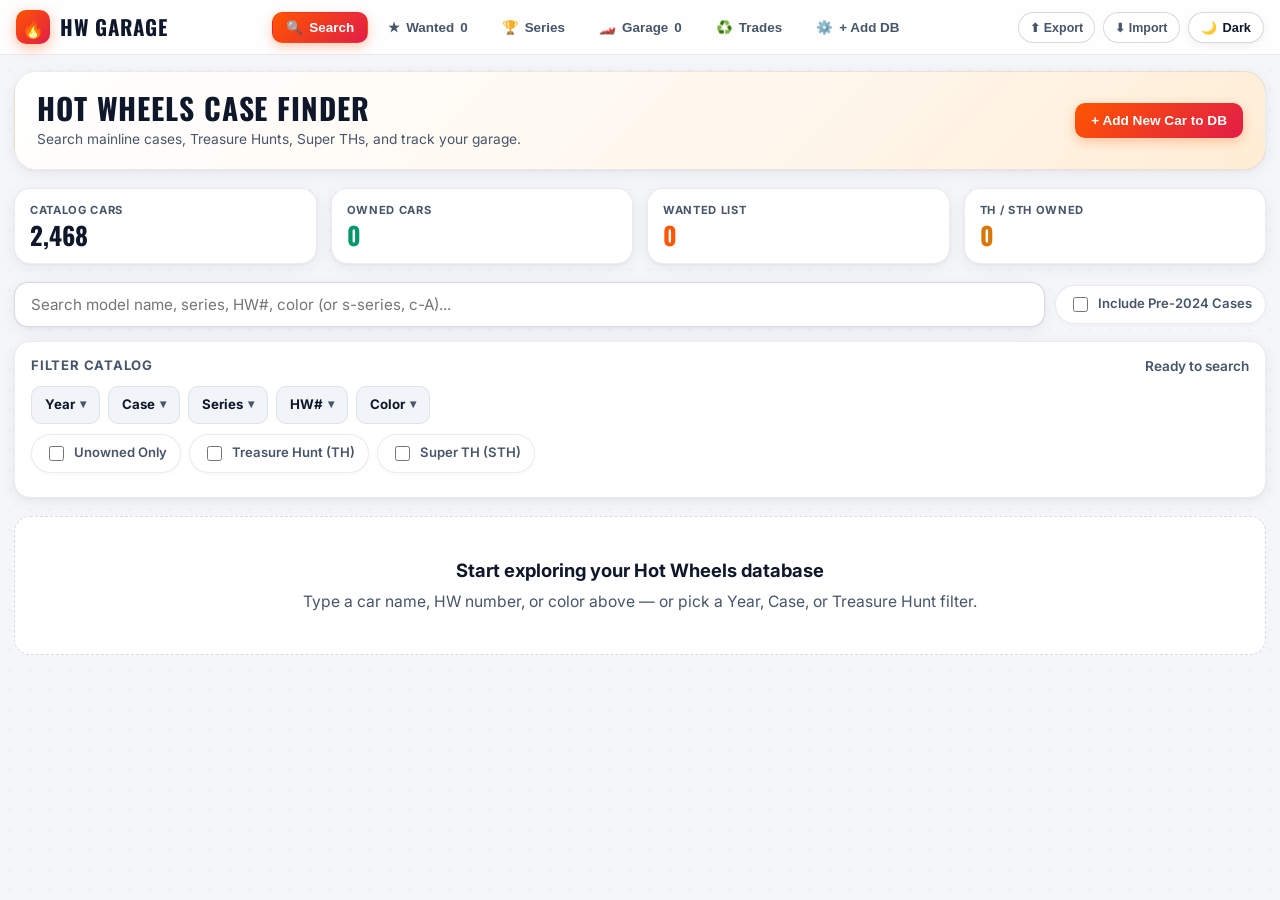
<file: index.html>
<!DOCTYPE html>
<html lang="en">
<head>
  <meta charset="UTF-8">
  <meta name="viewport" content="width=device-width, initial-scale=1.0">
  <title>Hot Wheels Garage — Case Finder & Collection</title>
  <link rel="stylesheet" href="style.css">
  <link rel="manifest" href="manifest.json">
</head>
<body>
  <nav class="menu-bar"></nav>

  <div class="container">
    <div class="page-header">
      <div>
        <h1>Hot Wheels Case Finder</h1>
        <p class="page-subtitle">Search mainline cases, Treasure Hunts, Super THs, and track your garage.</p>
      </div>
      <div style="display:flex; gap:8px; flex-wrap:wrap;">
        <button id="quickAddCarRedirect" class="action-btn" onclick="window.location.href='admin-cars.html'">+ Add New Car to DB</button>
      </div>
    </div>

    <div class="stats-strip" id="dashboardStats">
      <div class="stat-card">
        <span class="stat-label">Catalog Cars</span>
        <span class="stat-value" id="statTotalDb">—</span>
      </div>
      <div class="stat-card accent-emerald">
        <span class="stat-label">Owned Cars</span>
        <span class="stat-value" id="statOwned">0</span>
      </div>
      <div class="stat-card accent-orange">
        <span class="stat-label">Wanted List</span>
        <span class="stat-value" id="statWanted">0</span>
      </div>
      <div class="stat-card accent-gold">
        <span class="stat-label">TH / STH Owned</span>
        <span class="stat-value" id="statHunts">0</span>
      </div>
    </div>

    <div class="search-controls-row">
      <div class="search-wrapper">
        <input type="text" id="searchBar" placeholder="Search model name, series, HW#, color (or s-series, c-A)...">
        <span id="clearSearch" class="clear-btn">&times;</span>
      </div>

      <label class="checkbox-pill">
        <input type="checkbox" id="searchOldCases">
        <span>Include Pre-2024 Cases</span>
      </label>

      <button id="resetAllFiltersBtn" class="action-btn secondary" type="button" style="display:none;">Reset Filters</button>
    </div>

    <div id="filterContainer">
      <div class="filter-header-row">
        <h3>Filter Catalog</h3>
        <span id="resultsCountLabel" style="font-size:0.85rem; color:var(--text-secondary); font-weight:600;"></span>
      </div>

      <div class="FilterBox">
        <div id="yearFilterContainer" class="custom-dropdown-container">
          <label class="dropdown-label" for="toggle-year">Year</label>
          <input type="checkbox" id="toggle-year" class="dropdown-toggle" hidden>
          <div class="dropdown-content"></div>
        </div>

        <div id="caseLetterFilterContainer" class="custom-dropdown-container">
          <label class="dropdown-label" for="toggle-case">Case</label>
          <input type="checkbox" id="toggle-case" class="dropdown-toggle" hidden>
          <div class="dropdown-content"></div>
        </div>

        <div id="seriesFilterContainer" class="custom-dropdown-container">
          <label class="dropdown-label" for="toggle-series">Series</label>
          <input type="checkbox" id="toggle-series" class="dropdown-toggle" hidden>
          <div class="dropdown-content"></div>
        </div>

        <div id="hwNumberFilterContainer" class="custom-dropdown-container">
          <label class="dropdown-label" for="toggle-hwnum">HW#</label>
          <input type="checkbox" id="toggle-hwnum" class="dropdown-toggle" hidden>
          <div class="dropdown-content"></div>
        </div>

        <div id="colorFilterContainer" class="custom-dropdown-container">
          <label class="dropdown-label" for="toggle-color">Color</label>
          <input type="checkbox" id="toggle-color" class="dropdown-toggle" hidden>
          <div class="dropdown-content"></div>
        </div>
      </div>

      <div class="filter-toggles-row">
        <label class="checkbox-pill">
          <input type="checkbox" id="unownedOnlyCheckbox">
          <span>Unowned Only</span>
        </label>
        <label class="checkbox-pill">
          <input type="checkbox" id="thCheckbox">
          <span>Treasure Hunt (TH)</span>
        </label>
        <label class="checkbox-pill">
          <input type="checkbox" id="sthCheckbox">
          <span>Super TH (STH)</span>
        </label>
        <div id="dudsCheckboxWrapper" style="display: none;">
          <label class="checkbox-pill">
            <input type="checkbox" id="showDudsCheckbox">
            <span>Show Regular Duds</span>
          </label>
        </div>
      </div>

      <div id="activeFiltersBar" class="filter-chips-display"></div>
    </div>

    <div id="results" class="results-grid"></div>

    <div id="popup" class="popup">
      <div class="popup-content">
        <span id="popupClose" class="popup-close">&times;</span>
        <div id="details"></div>
      </div>
    </div>
  </div>

  <script src="utils.js"></script>
  <script src="nav.js"></script>
  <script src="script.js?v=20"></script>
  <script src="popup.js"></script>
</body>
</html>
</file>
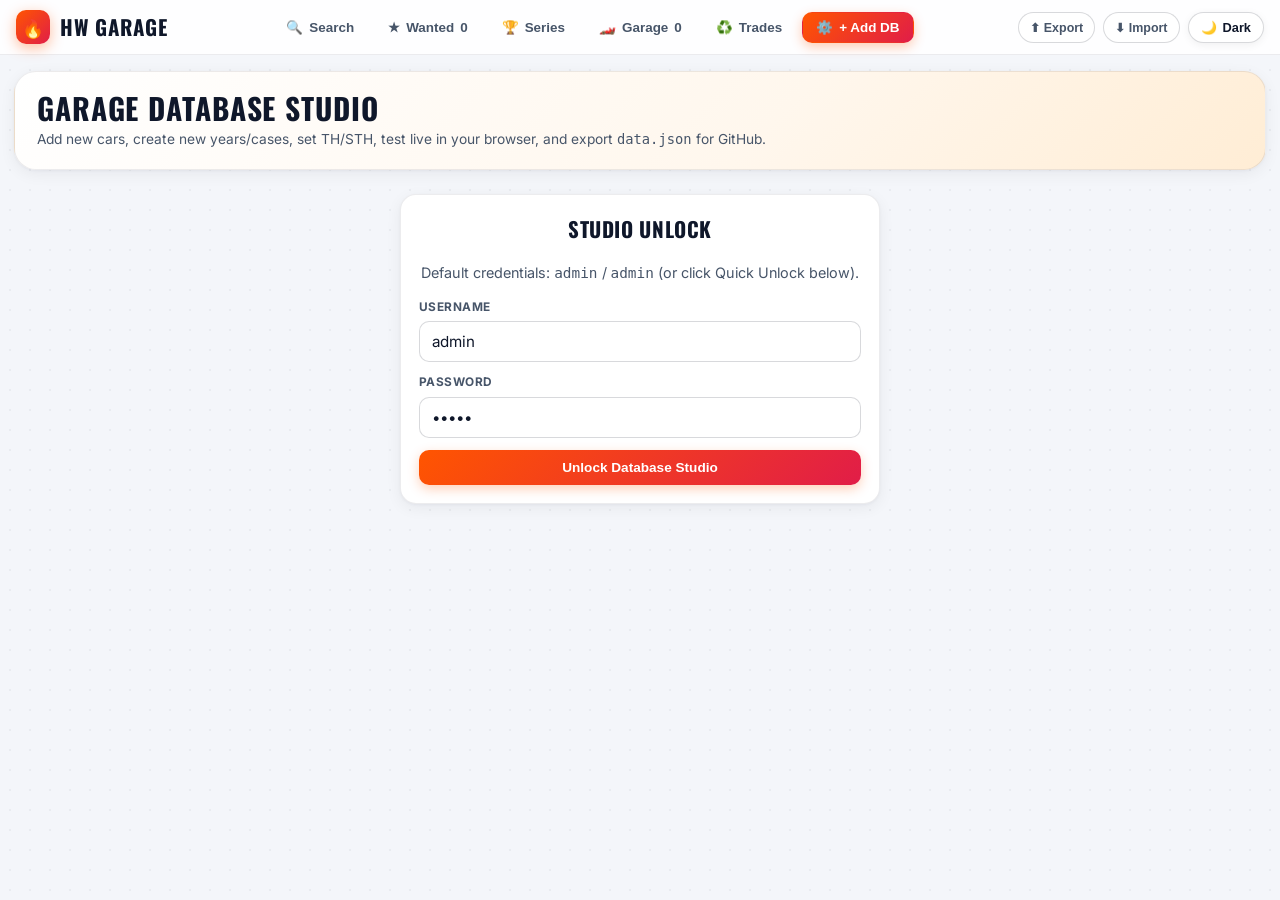
<file: admin-cars.html>
<!DOCTYPE html>
<html lang="en">
<head>
  <meta charset="UTF-8" />
  <meta name="viewport" content="width=device-width, initial-scale=1.0" />
  <title>Garage Database Studio — Add & Edit Cars</title>
  <link rel="stylesheet" href="style.css" />
</head>
<body>
  <nav class="menu-bar"></nav>

  <div class="container">
    <div class="page-header">
      <div>
        <h1>Garage Database Studio</h1>
        <p class="page-subtitle">Add new cars, create new years/cases, set TH/STH, test live in your browser, and export <code>data.json</code> for GitHub.</p>
      </div>
      <div id="adminTopActions" style="display:none; gap:10px; flex-wrap:wrap;">
        <button id="exportBtnAdmin" class="action-btn" type="button">⬇ Download data.json</button>
        <button id="resetOverrideBtn" class="action-btn danger" type="button" title="Discard local browser edits and reload GitHub data.json">Reset Local Edits</button>
      </div>
    </div>

    <div id="loginView" class="admin-panel-card" style="max-width: 480px; margin: 24px auto;">
      <h2 style="text-align:center;">Studio Unlock</h2>
      <p style="text-align:center; color:var(--text-secondary); font-size:0.9rem;">Default credentials: <code>admin</code> / <code>admin</code> (or click Quick Unlock below).</p>

      <div style="display:flex; flex-direction:column; gap:12px;">
        <div class="form-group">
          <label>Username</label>
          <input id="adminUser" type="text" value="admin" />
        </div>
        <div class="form-group">
          <label>Password</label>
          <input id="adminPass" type="password" value="admin" />
        </div>

        <button id="loginBtn" class="action-btn" type="button">Unlock Database Studio</button>
        <div id="loginError" style="color:#fda4af; display:none; text-align:center; font-weight:600;"></div>
      </div>
    </div>

    <div id="adminView" style="display:none;">
      <!-- LIVE STATUS BANNER -->
      <div id="overrideStatusBanner" class="admin-panel-card" style="border-color: rgba(16, 185, 129, 0.45); background: rgba(16, 185, 129, 0.08); display:flex; justify-content:space-between; align-items:center; flex-wrap:wrap; gap:12px;">
        <div>
          <strong style="color:#6ee7b7;">● Live Browser Sync Active:</strong>
          <span style="color:var(--text-secondary); font-size:0.9rem;">Every car you add or edit is saved automatically in your browser so you can search &amp; mark it Owned immediately. Click <strong>Download data.json</strong> when ready to push to GitHub.</span>
        </div>
      </div>

      <!-- STEP 1: QUICK ADD NEW CAR FORM -->
      <div class="admin-panel-card" style="border-color: rgba(255, 85, 0, 0.4);">
        <div style="display:flex; justify-content:space-between; align-items:center; flex-wrap:wrap; gap:10px; margin-bottom:14px;">
          <h2 style="margin:0;">+ Quick Add Car to Database</h2>
          <span style="font-size:0.82rem; color:var(--text-secondary);">Creates the Year &amp; Case automatically if they don't exist yet</span>
        </div>

        <form id="quickAddForm" class="admin-grid-form">
          <div class="form-group">
            <label>Year *</label>
            <input id="newCarYear" type="text" placeholder="e.g. 2026 or 2027" required />
          </div>
          <div class="form-group">
            <label>Case Letter *</label>
            <input id="newCarCase" type="text" placeholder="e.g. A, B, C, H..." maxlength="4" required />
          </div>
          <div class="form-group">
            <label>Car Name *</label>
            <input id="newCarName" type="text" placeholder="e.g. '71 Datsun 510" required />
          </div>
          <div class="form-group">
            <label>Series</label>
            <input id="newCarSeries" type="text" placeholder="e.g. HW J-Imports" />
          </div>
          <div class="form-group">
            <label>Series # (e.g. 3/10)</label>
            <input id="newCarSeriesNum" type="text" placeholder="e.g. 3/10" />
          </div>
          <div class="form-group">
            <label>HW Number (e.g. 142)</label>
            <input id="newCarHwNum" type="text" placeholder="e.g. 142" />
          </div>
          <div class="form-group">
            <label>Color</label>
            <input id="newCarColor" type="text" placeholder="e.g. Spectraflame Red" />
          </div>
          <div class="form-group">
            <label>Hunt Type</label>
            <select id="newCarHuntType" class="select-btn">
              <option value="none">Regular Mainline</option>
              <option value="th">Treasure Hunt (TH)</option>
              <option value="sth">Super Treasure Hunt (STH)</option>
            </select>
          </div>
          <div class="form-group" style="grid-column: 1 / -1;">
            <label>Car Photo (Upload Image OR Paste Image Path / URL)</label>
            <div style="display:flex; flex-wrap:wrap; gap:10px; align-items:center;">
              <input id="newCarImagePath" type="text" placeholder="images/MyCar2026A.jpg (or leave blank to use uploaded file)" style="flex:1 1 260px;" />
              <input id="newCarImageFile" type="file" accept="image/*" style="flex:1 1 220px; color:var(--text-secondary);" />
            </div>
          </div>
          <div style="grid-column: 1 / -1; display:flex; gap:10px; flex-wrap:wrap; margin-top:4px;">
            <button type="submit" class="action-btn">+ Add Car to Database Now</button>
          </div>
        </form>
      </div>

      <!-- STEP 2: BROWSE & EDIT EXISTING YEAR / CASE -->
      <div class="admin-panel-card">
        <h2>Browse &amp; Edit Existing Cases</h2>
        <div style="display:flex; flex-wrap:wrap; gap:12px; align-items:flex-end; margin-bottom: 16px;">
          <div class="form-group" style="flex: 1 1 180px;">
            <label>Year</label>
            <select id="yearSelect" class="select-btn"></select>
          </div>

          <div class="form-group" style="flex: 1 1 180px;">
            <label>Case Letter</label>
            <select id="caseSelect" class="select-btn"></select>
          </div>

          <div class="form-group" style="flex: 2 1 260px;">
            <label>Filter cars in this case</label>
            <input id="caseSearch" type="text" placeholder="Search name, HW#, color, series..." />
          </div>
        </div>

        <div id="thSthCard" style="background:var(--bg-card); border:1px solid var(--border-subtle); border-radius:var(--radius-md); padding:16px; margin-bottom: 18px;">
          <h3 style="margin-top:0; font-size:1rem; text-transform:uppercase; color:var(--hw-gold);">Case Treasure Hunt &amp; Super TH Assignment</h3>
          <div style="display:flex; flex-wrap:wrap; gap:14px; align-items:flex-end;">
            <div class="form-group" style="flex:1 1 240px;">
              <label>Treasure Hunt (TH)</label>
              <select id="thSelect" class="select-btn"></select>
              <img id="thPreview" src="images/images-coming-soon.png" alt="TH preview" style="width:100%; height:80px; object-fit:contain; border-radius:8px; background:#fff; padding:4px; margin-top:6px;" />
            </div>
            <div class="form-group" style="flex:1 1 240px;">
              <label>Super Treasure Hunt (STH)</label>
              <select id="sthSelect" class="select-btn"></select>
              <img id="sthPreview" src="images/images-coming-soon.png" alt="STH preview" style="width:100%; height:80px; object-fit:contain; border-radius:8px; background:#fff; padding:4px; margin-top:6px;" />
            </div>
            <button id="thSthSave" class="action-btn blue" type="button">Save TH / STH</button>
          </div>
        </div>

        <div style="display:flex; justify-content:space-between; gap:12px; flex-wrap:wrap; align-items:center; margin-bottom: 12px;">
          <h3 id="caseCarsCountHeading" style="margin:0; font-size:1.05rem;">Cars in Case</h3>
        </div>

        <div id="carsList" style="display:flex; flex-direction:column; gap:12px;"></div>
      </div>
    </div>
  </div>

  <script src="utils.js"></script>
  <script src="nav.js"></script>
  <script src="admin-cars.js"></script>
</body>
</html>
</file>
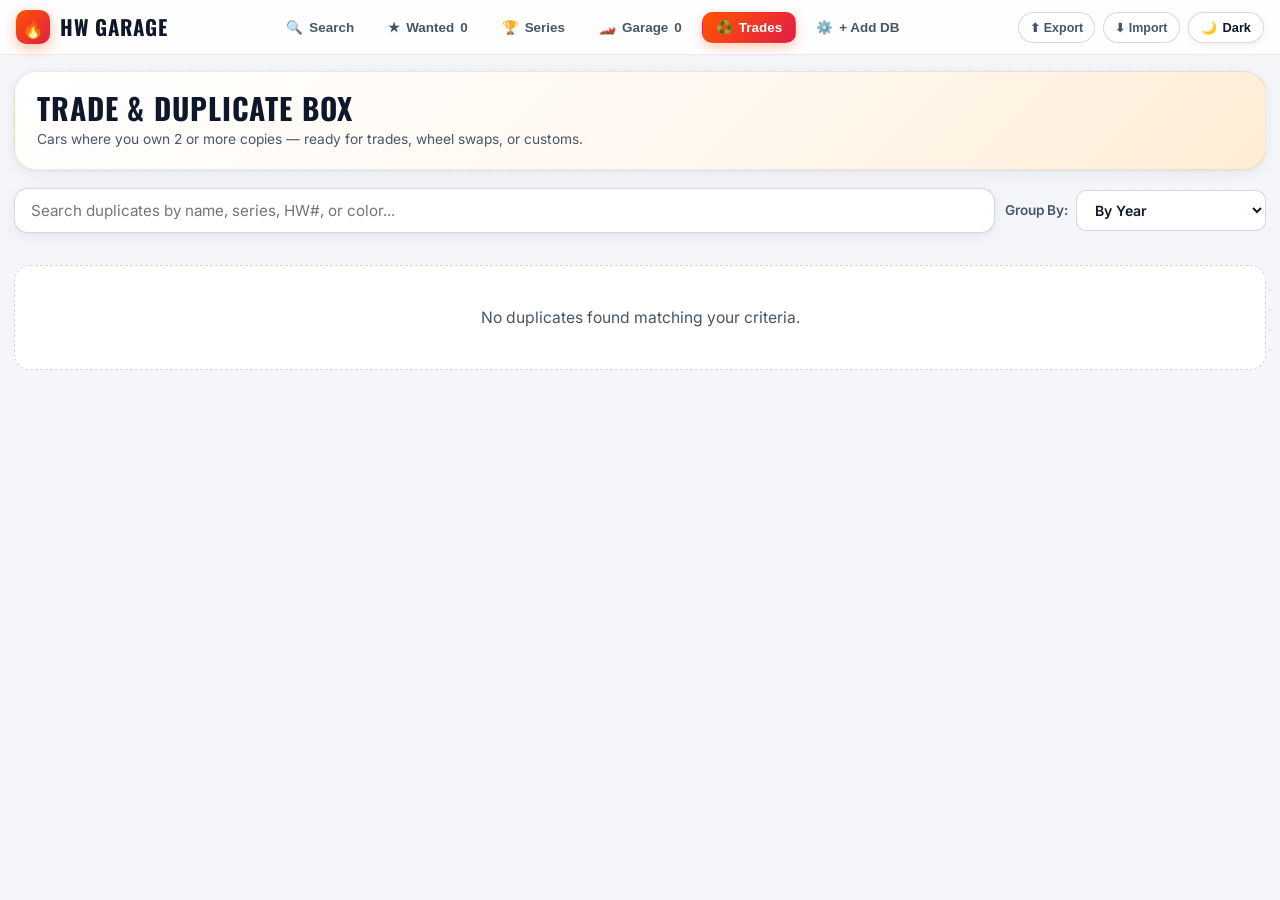
<file: duplicates.html>
<!DOCTYPE html>
<html lang="en">
<head>
  <meta charset="UTF-8">
  <meta name="viewport" content="width=device-width, initial-scale=1.0">
  <title>Duplicate Cars — Hot Wheels Garage</title>
  <link rel="stylesheet" href="style.css">
</head>
<body>
  <nav class="menu-bar"></nav>

  <div class="container">
    <div class="page-header">
      <div>
        <h1>Trade &amp; Duplicate Box</h1>
        <p class="page-subtitle">Cars where you own 2 or more copies — ready for trades, wheel swaps, or customs.</p>
      </div>
    </div>

    <div class="search-controls-row">
      <div class="search-wrapper">
        <input type="text" id="searchBar" class="search-bar" placeholder="Search duplicates by name, series, HW#, or color...">
      </div>

      <div style="display:flex; align-items:center; gap:8px;">
        <label for="groupSelect" style="font-size:0.85rem; font-weight:600; color:var(--text-secondary);">Group By:</label>
        <select id="groupSelect" class="select-btn">
          <option value="year_sort">By Year</option>
          <option value="case">Case</option>
          <option value="series">Series</option>
          <option value="alphabetic">Alphabetical (Name)</option>
          <option value="no_filter">All Duplicates</option>
        </select>
      </div>
    </div>

    <div id="duplicatesContainer" class="groups-stack"></div>
  </div>

  <script src="utils.js"></script>
  <script src="nav.js"></script>
  <script src="duplicates.js"></script>
</body>
</html>
</file>
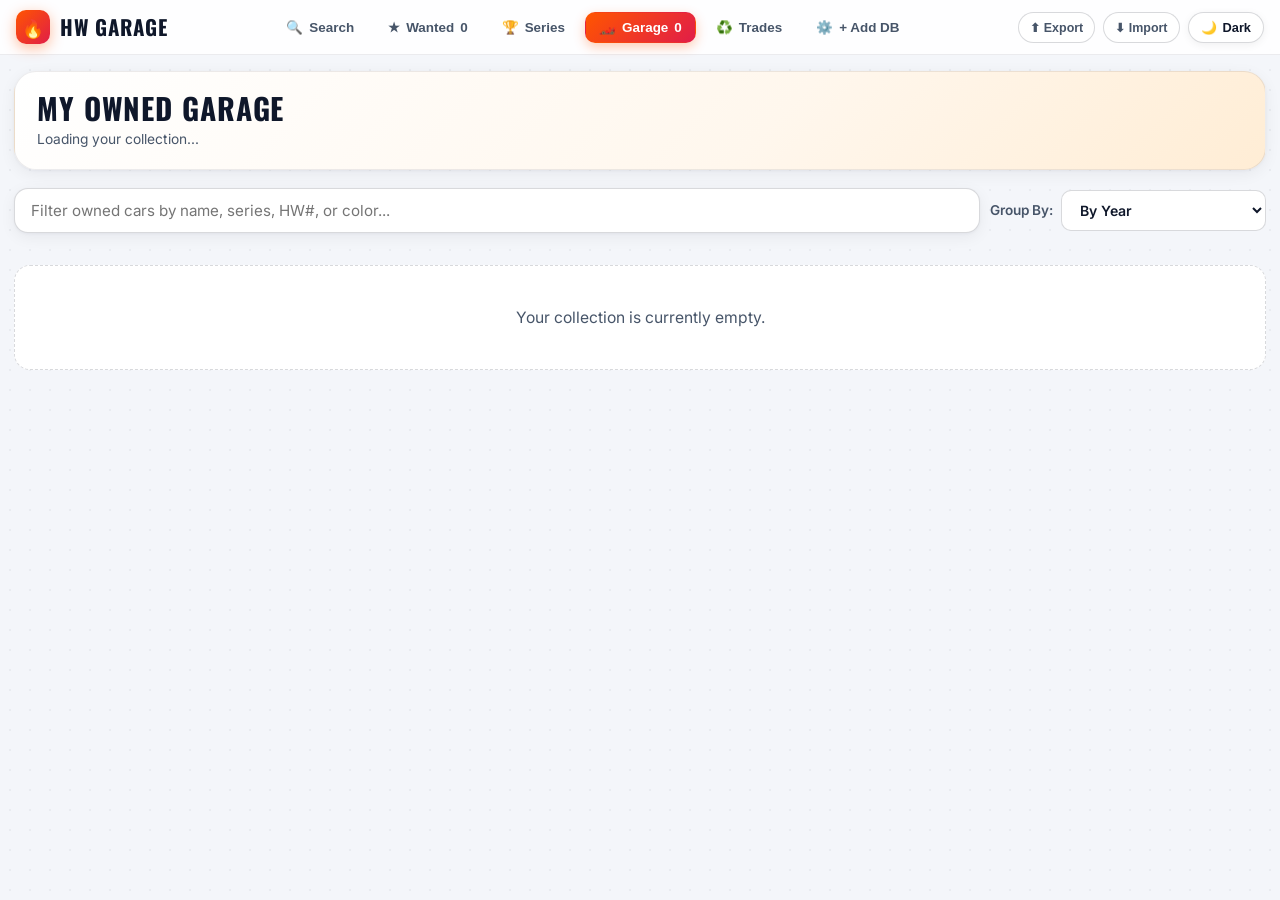
<file: owned.html>
<!DOCTYPE html>
<html lang="en">
<head>
  <meta charset="UTF-8">
  <meta name="viewport" content="width=device-width, initial-scale=1.0">
  <title>My Owned Cars — Hot Wheels Garage</title>
  <link rel="stylesheet" href="style.css">
</head>
<body>
  <nav class="menu-bar"></nav>

  <div class="container">
    <div class="page-header">
      <div>
        <h1>My Owned Garage</h1>
        <p class="page-subtitle" id="ownedCount">Loading your collection...</p>
      </div>
    </div>

    <div class="search-controls-row">
      <div class="search-wrapper">
        <input type="text" id="searchBar" class="search-bar" placeholder="Filter owned cars by name, series, HW#, or color...">
        <span id="clearSearch" class="clear-btn">&times;</span>
      </div>

      <div style="display:flex; align-items:center; gap:8px;">
        <label for="groupSelect" style="font-size:0.85rem; font-weight:600; color:var(--text-secondary);">Group By:</label>
        <select id="groupSelect" class="select-btn">
          <option value="year_sort">By Year</option>
          <option value="case">Case</option>
          <option value="series">Series</option>
          <option value="alphabetic">Alphabetical (Name)</option>
          <option value="no_filter">All Cars (Newest First)</option>
        </select>
      </div>
    </div>

    <div id="ownedCarsContainer" class="groups-stack"></div>

    <div id="popup" class="popup">
      <div class="popup-content">
        <span id="popupClose" class="popup-close">&times;</span>
        <div id="details"></div>
      </div>
    </div>
  </div>

  <script src="utils.js"></script>
  <script src="nav.js"></script>
  <script src="popup.js"></script>
  <script src="owned.js"></script>
</body>
</html>
</file>
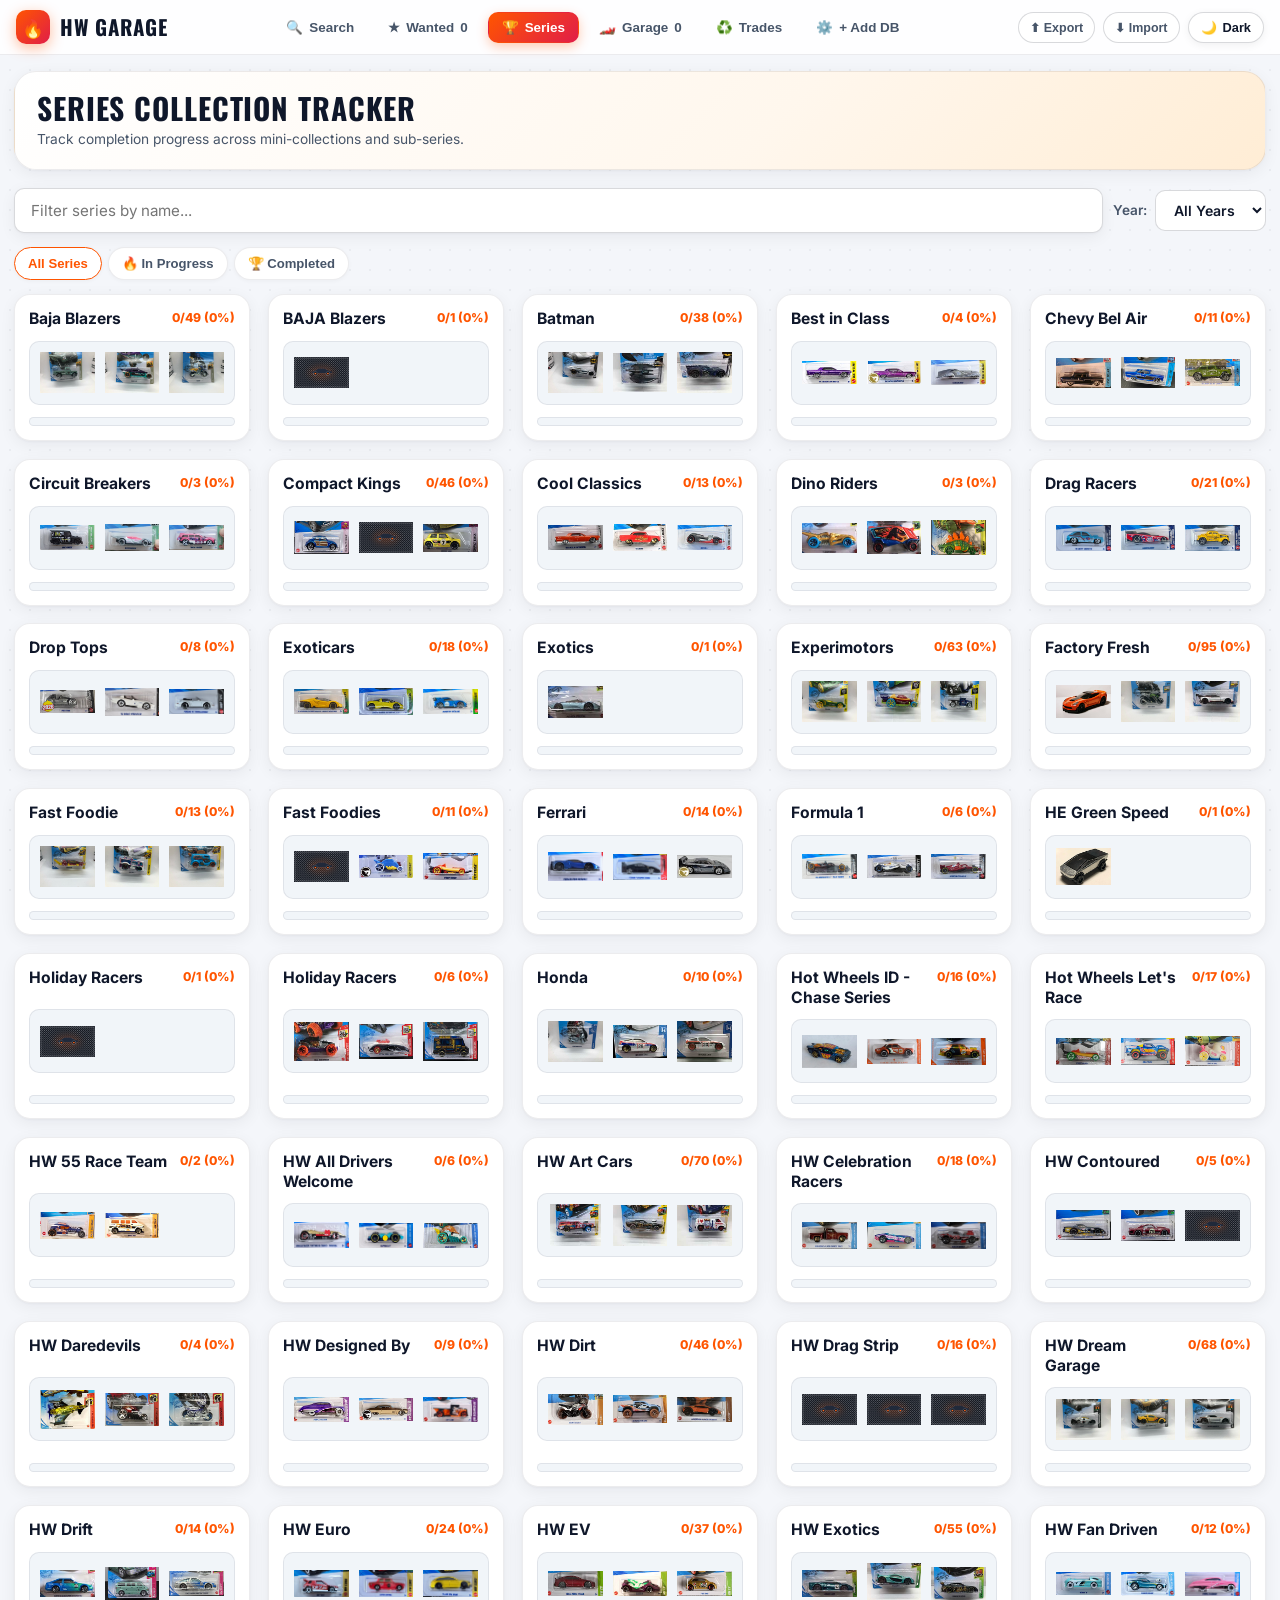
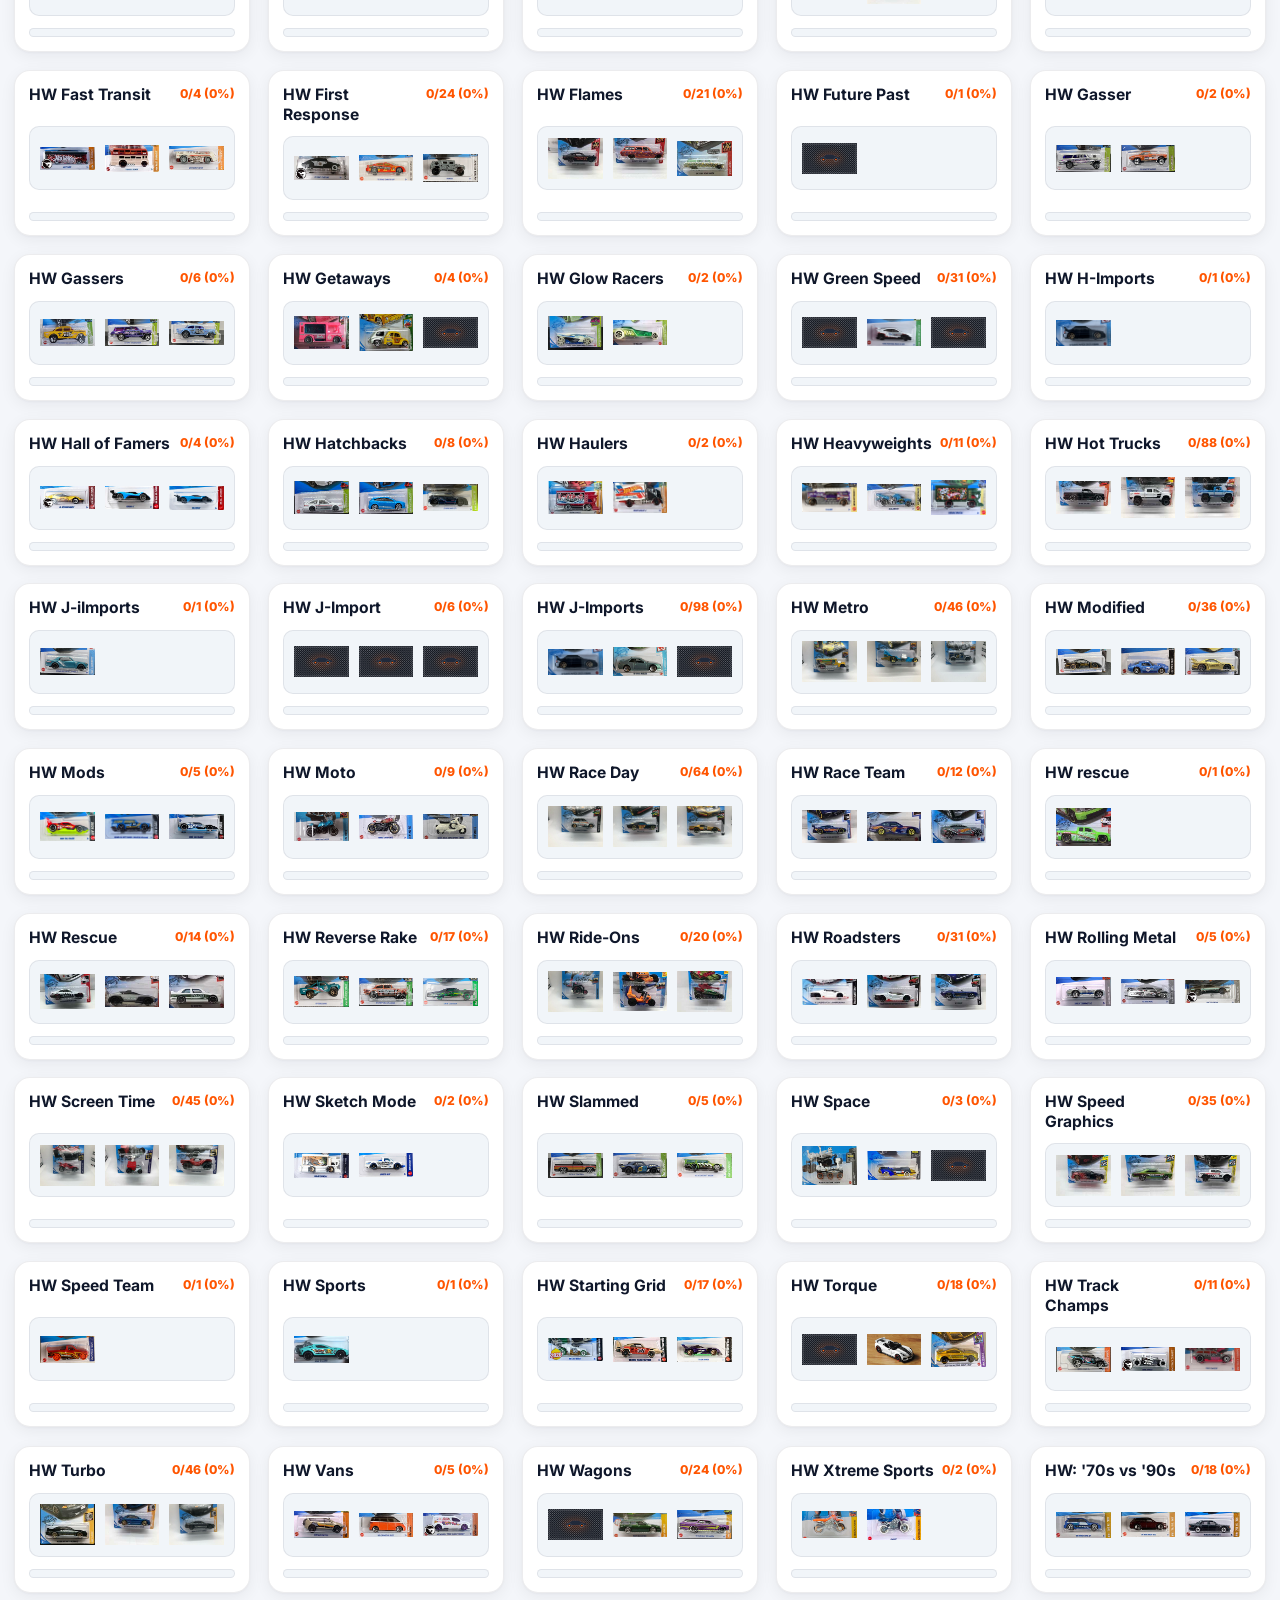
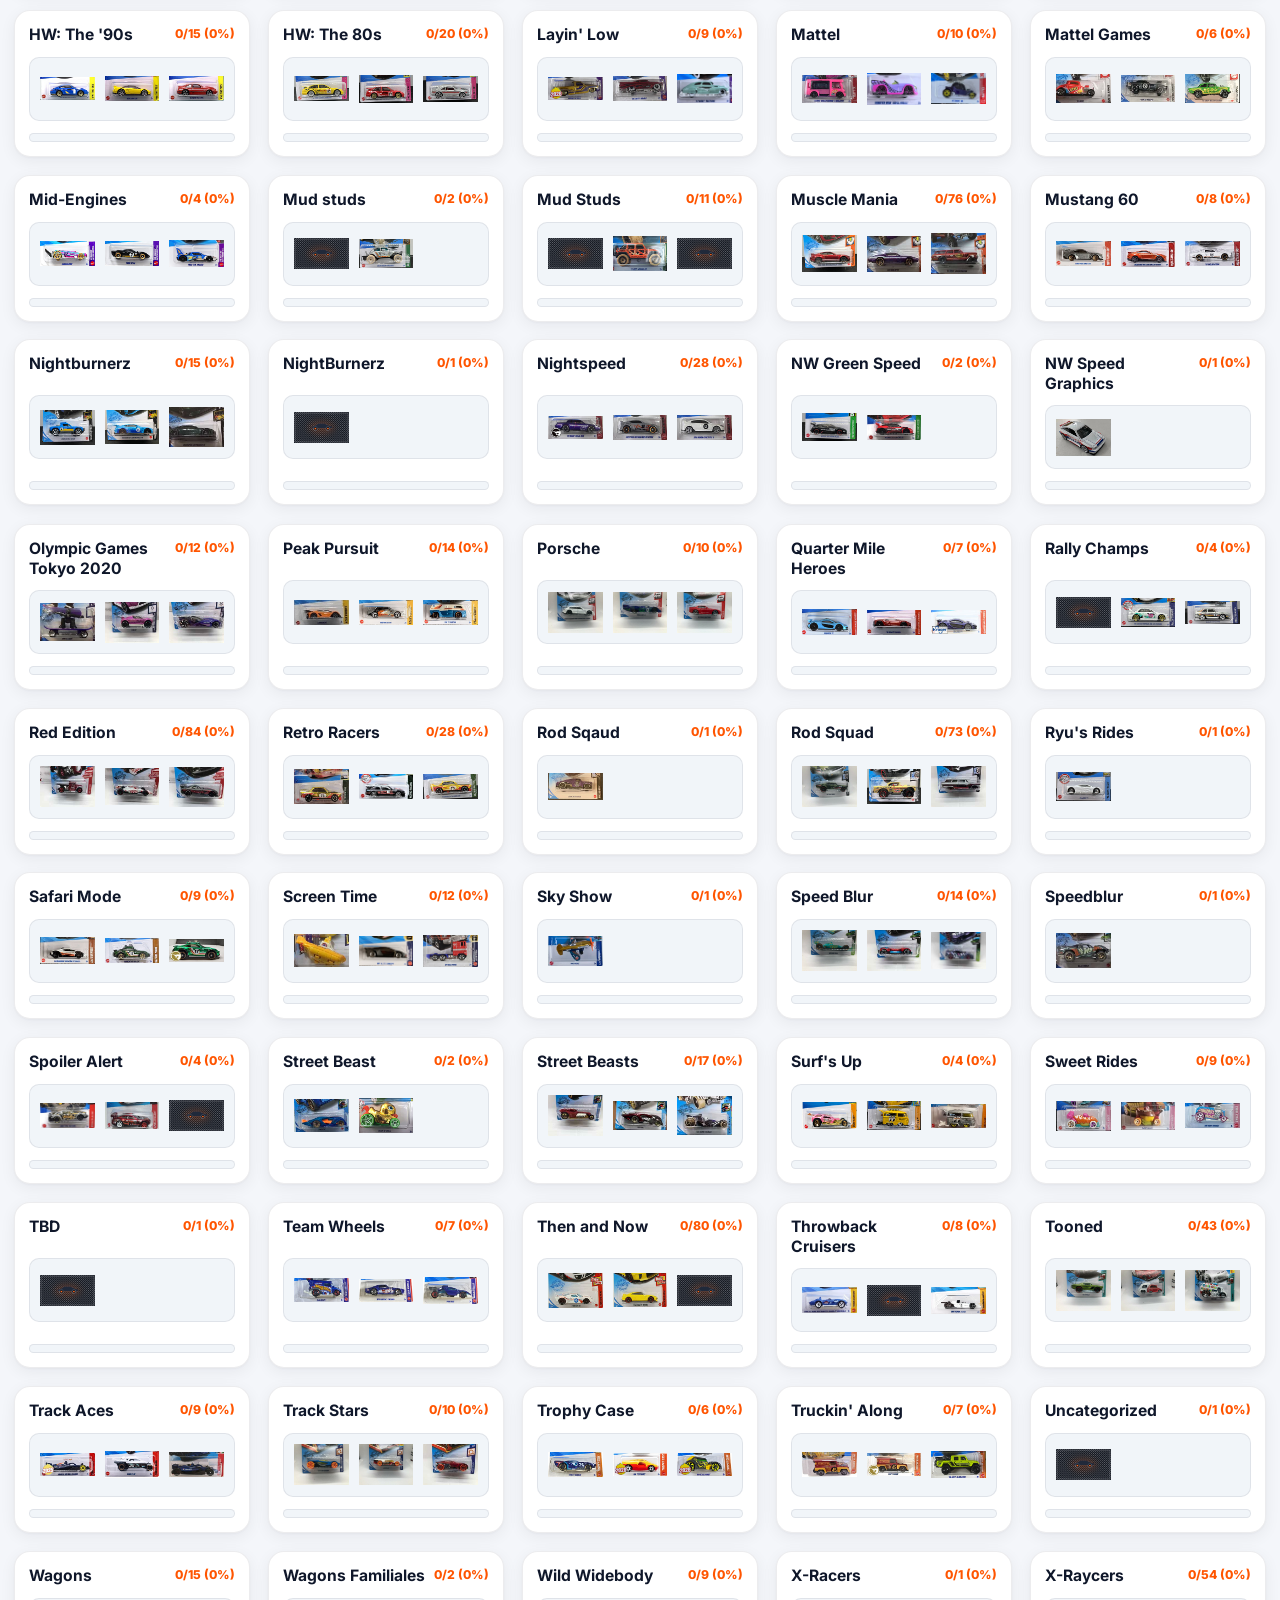
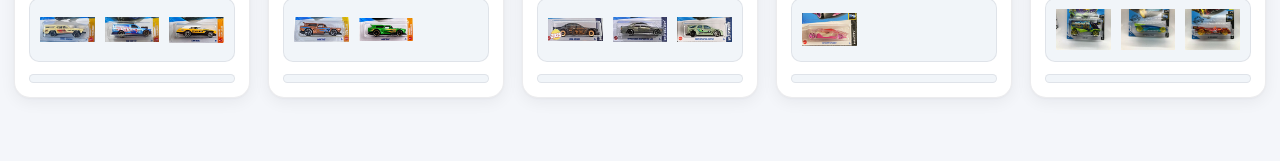
<file: series.html>
<!DOCTYPE html>
<html lang="en">
<head>
  <meta charset="UTF-8">
  <meta name="viewport" content="width=device-width, initial-scale=1.0">
  <title>Series Completion — Hot Wheels Garage</title>
  <link rel="stylesheet" href="style.css">
</head>
<body>
  <nav class="menu-bar"></nav>

  <div class="container">
    <div class="page-header">
      <div>
        <h1>Series Collection Tracker</h1>
        <p class="page-subtitle">Track completion progress across mini-collections and sub-series.</p>
      </div>
    </div>

    <div class="search-controls-row">
      <div class="search-wrapper">
        <input type="text" id="seriesSearchBar" class="search-bar" placeholder="Filter series by name...">
      </div>

      <div style="display:flex; align-items:center; gap:8px;">
        <label for="yearSelect" style="font-size:0.85rem; font-weight:600; color:var(--text-secondary);">Year:</label>
        <select id="yearSelect" class="select-btn">
          <option value="all">All Years</option>
        </select>
      </div>
    </div>

    <div id="seriesList" class="results-grid"></div>
  </div>

  <div id="seriesPopup" class="popup">
    <div class="popup-content">
      <span id="seriesPopupClose" class="popup-close">&times;</span>
      <h2 id="seriesPopupTitle"></h2>
      <div id="seriesCarsGrid" class="results-grid"></div>
    </div>
  </div>

  <script src="utils.js"></script>
  <script src="nav.js"></script>
  <script src="series.js"></script>
</body>
</html>
</file>
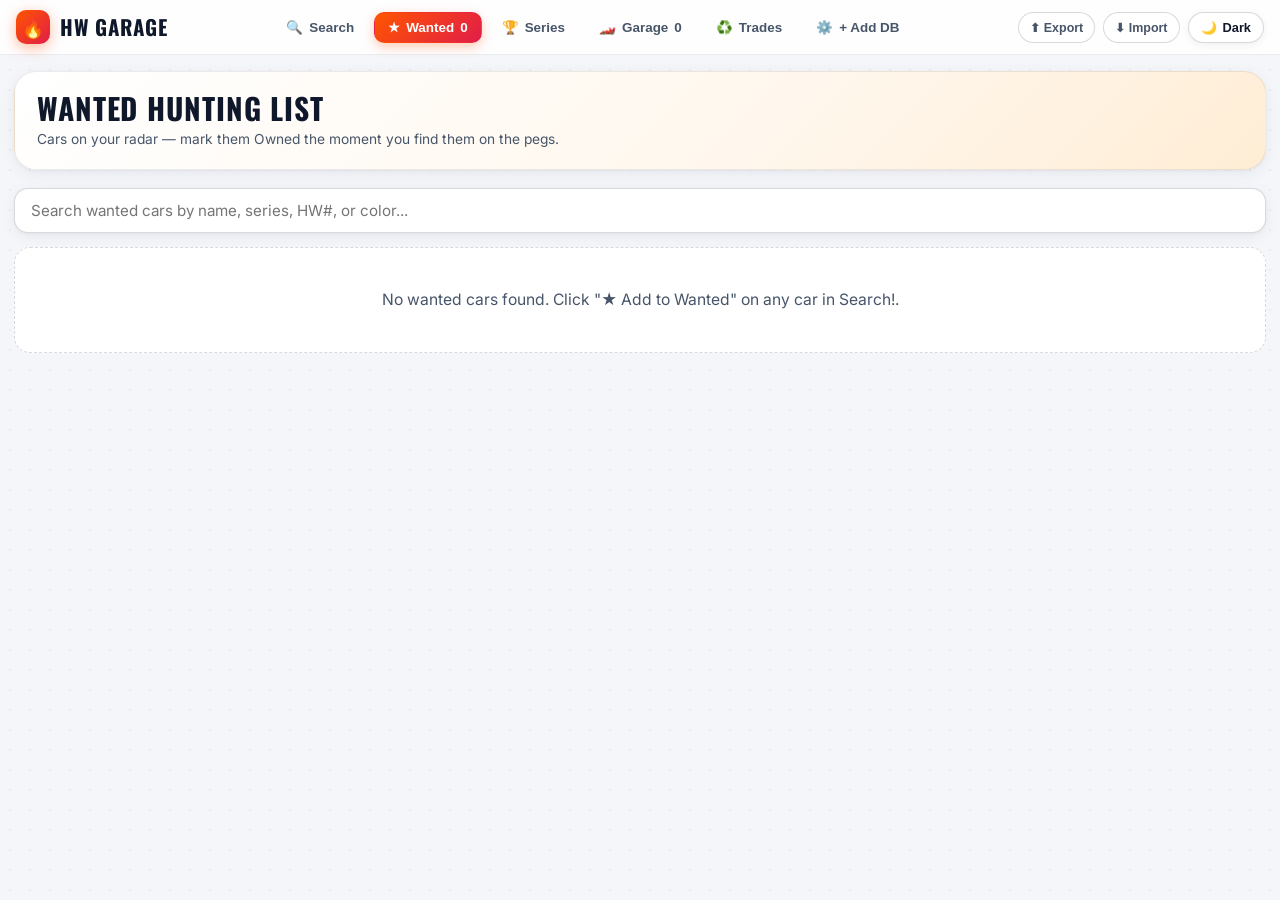
<file: wanted.html>
<!DOCTYPE html>
<html lang="en">
<head>
  <meta charset="UTF-8">
  <meta name="viewport" content="width=device-width, initial-scale=1.0">
  <title>Wanted Cars — Hot Wheels Garage</title>
  <link rel="stylesheet" href="style.css">
</head>
<body>
  <nav class="menu-bar"></nav>

  <div class="container">
    <div class="page-header">
      <div>
        <h1>Wanted Hunting List</h1>
        <p class="page-subtitle">Cars on your radar — mark them Owned the moment you find them on the pegs.</p>
      </div>
    </div>

    <div class="search-controls-row">
      <div class="search-wrapper">
        <input type="text" id="searchBar" class="search-bar" placeholder="Search wanted cars by name, series, HW#, or color...">
        <span id="clearSearch" class="clear-btn">&times;</span>
      </div>
    </div>

    <div id="wantedList" class="results-grid"></div>

    <div id="popup" class="popup">
      <div class="popup-content">
        <span id="popupClose" class="popup-close">&times;</span>
        <div id="details"></div>
      </div>
    </div>
  </div>

  <script src="utils.js"></script>
  <script src="nav.js"></script>
  <script src="popup.js"></script>
  <script src="wanted.js"></script>
</body>
</html>
</file>
<file: style.css>
/* ==========================================================================
   HOT WHEELS GARAGE v3 — MOBILE COLLECTOR APP (LIGHT & DARK THEME + MOTION)
   ========================================================================== */

@import url('https://fonts.googleapis.com/css2?family=Inter:wght@400;500;600;700;800&family=Oswald:wght@600;700&display=swap');

:root {
  /* LIGHT MODE (DEFAULT CLEAN STUDIO) */
  --bg-body: #f4f6fa;
  --bg-pattern: radial-gradient(rgba(15, 23, 42, 0.045) 1px, transparent 0);
  --bg-surface: #ffffff;
  --bg-card: #ffffff;
  --bg-card-hover: #f8fafc;
  --bg-input: #f1f5f9;
  --bg-glass: rgba(255, 255, 255, 0.88);
  --border-subtle: rgba(15, 23, 42, 0.08);
  --border-strong: rgba(15, 23, 42, 0.16);

  --hw-orange: #ff5500;
  --hw-orange-hover: #e64a00;
  --hw-red: #e11d48;
  --hw-blue: #0284c7;
  --hw-blue-hover: #0369a1;
  --hw-emerald: #059669;
  --hw-gold: #d97706;
  --hw-gold-bright: #f59e0b;
  --hw-silver: #475569;

  --text-primary: #0f172a;
  --text-secondary: #475569;
  --text-muted: #94a3b8;

  /* Image Stage in Light Mode: clean studio pedestal */
  --stage-bg: radial-gradient(ellipse at 50% 45%, #ffffff 45%, #eef2f6 100%);
  --stage-floor-glow: radial-gradient(ellipse at center, rgba(255, 85, 0, 0.16) 0%, transparent 72%);
  --img-blend: normal;
  --img-frame-bg: transparent;
  --img-frame-shadow: none;

  --shadow-card: 0 4px 16px rgba(15, 23, 42, 0.06), 0 1px 3px rgba(15, 23, 42, 0.04);
  --shadow-elevated: 0 16px 36px rgba(15, 23, 42, 0.14);
  --nav-bottom-height: 68px;
  --radius-sm: 10px;
  --radius-md: 16px;
  --radius-lg: 22px;
  --spring: cubic-bezier(0.22, 1, 0.36, 1);
}

/* PURE BLACK / CARBON DARK MODE */
html[data-theme="dark"] {
  --bg-body: #05070b;
  --bg-pattern:
    radial-gradient(circle at 15% 0%, rgba(255, 85, 0, 0.12), transparent 38%),
    radial-gradient(circle at 85% 8%, rgba(14, 165, 233, 0.12), transparent 38%),
    radial-gradient(rgba(255, 255, 255, 0.035) 1px, transparent 0);
  --bg-surface: #0d111a;
  --bg-card: #121724;
  --bg-card-hover: #182032;
  --bg-input: #090c13;
  --bg-glass: rgba(5, 7, 11, 0.88);
  --border-subtle: rgba(255, 255, 255, 0.08);
  --border-strong: rgba(255, 255, 255, 0.16);

  --hw-orange: #ff5500;
  --hw-orange-hover: #ff7326;
  --hw-red: #f43f5e;
  --hw-blue: #0ea5e9;
  --hw-blue-hover: #38bdf8;
  --hw-emerald: #10b981;
  --hw-gold: #fbbf24;
  --hw-gold-bright: #fde047;
  --hw-silver: #cbd5e1;

  --text-primary: #f8fafc;
  --text-secondary: #94a3b8;
  --text-muted: #64748b;

  /* Image Stage in Dark Mode: spotlighted carbon turntable with blended edges */
  --stage-bg:
    radial-gradient(ellipse at 50% 48%, rgba(255, 255, 255, 0.15) 0%, rgba(148, 163, 184, 0.05) 48%, rgba(5, 7, 11, 0.96) 90%),
    linear-gradient(180deg, #141b29 0%, #080b12 100%);
  --stage-floor-glow: radial-gradient(ellipse at center, rgba(255, 85, 0, 0.3) 0%, transparent 72%);
  --img-blend: multiply;
  --img-frame-bg: radial-gradient(ellipse at center, rgba(255, 255, 255, 0.93) 48%, rgba(203, 213, 225, 0.32) 78%, rgba(12, 16, 26, 0) 100%);
  --img-frame-shadow: inset 0 0 18px 8px #0d111a;

  --shadow-card: 0 10px 28px rgba(0, 0, 0, 0.5);
  --shadow-elevated: 0 20px 48px rgba(0, 0, 0, 0.72);
}

*, ::before, ::after {
  box-sizing: border-box;
  -webkit-tap-highlight-color: transparent;
}

body {
  font-family: 'Inter', -apple-system, BlinkMacSystemFont, sans-serif;
  background-color: var(--bg-body);
  background-image: var(--bg-pattern);
  background-size: 20px 20px;
  background-attachment: fixed;
  color: var(--text-primary);
  margin: 0;
  padding: 0 0 calc(var(--nav-bottom-height) + 28px) 0;
  line-height: 1.5;
  -webkit-font-smoothing: antialiased;
  transition: background-color 0.25s ease, color 0.25s ease;
}

html[data-theme="dark"] body {
  background-size: 100% 100%, 100% 100%, 20px 20px;
}

/* ==========================================================================
   APP TOP BAR + MOBILE BOTTOM TAB NAVIGATION
   ========================================================================== */
.app-topbar {
  position: sticky;
  top: 0;
  z-index: 900;
  background: var(--bg-glass);
  backdrop-filter: blur(18px);
  -webkit-backdrop-filter: blur(18px);
  border-bottom: 1px solid var(--border-subtle);
  padding: 10px 16px;
}

.topbar-inner {
  max-width: 1280px;
  margin: 0 auto;
  display: flex;
  align-items: center;
  justify-content: space-between;
  gap: 10px;
}

.brand-logo {
  display: flex;
  align-items: center;
  gap: 10px;
  text-decoration: none;
  color: var(--text-primary);
  font-family: 'Oswald', sans-serif;
  font-size: 1.3rem;
  font-weight: 700;
  letter-spacing: 0.04em;
  text-transform: uppercase;
}

.brand-flame {
  display: inline-flex;
  align-items: center;
  justify-content: center;
  width: 34px;
  height: 34px;
  border-radius: 10px;
  background: linear-gradient(135deg, #ff5500, #e11d48);
  color: #fff;
  font-size: 1.1rem;
  box-shadow: 0 4px 14px rgba(255, 85, 0, 0.38);
}

.topbar-actions {
  display: flex;
  align-items: center;
  gap: 8px;
}

/* Theme Toggle Pill Button */
.theme-toggle-btn {
  display: inline-flex;
  align-items: center;
  gap: 6px;
  padding: 7px 12px;
  border-radius: 999px;
  border: 1px solid var(--border-strong);
  background: var(--bg-surface);
  color: var(--text-primary);
  font-size: 0.8rem;
  font-weight: 700;
  cursor: pointer;
  transition: transform 0.15s ease, background 0.2s ease, border-color 0.2s ease;
  box-shadow: 0 2px 8px rgba(0, 0, 0, 0.06);
}

.theme-toggle-btn:active {
  transform: scale(0.94);
}

.icon-pill-btn {
  display: inline-flex;
  align-items: center;
  justify-content: center;
  padding: 7px 11px;
  border-radius: 999px;
  border: 1px solid var(--border-strong);
  background: var(--bg-surface);
  color: var(--text-secondary);
  font-size: 0.78rem;
  font-weight: 600;
  cursor: pointer;
  transition: all 0.18s ease;
}

.icon-pill-btn:hover {
  color: var(--text-primary);
  border-color: var(--hw-orange);
}

/* Desktop inline links (hidden on mobile where bottom tab bar takes over) */
.desktop-nav-links {
  display: none;
  align-items: center;
  gap: 6px;
}

@media (min-width: 860px) {
  body {
    padding-bottom: 40px;
  }
  .desktop-nav-links {
    display: flex;
  }
  .mobile-bottom-nav {
    display: none !important;
  }
}

.desktop-tab-btn {
  background: transparent;
  color: var(--text-secondary);
  border: 1px solid transparent;
  padding: 7px 13px;
  border-radius: var(--radius-sm);
  font-weight: 600;
  font-size: 0.84rem;
  cursor: pointer;
  transition: all 0.2s ease;
  display: inline-flex;
  align-items: center;
  gap: 6px;
}

.desktop-tab-btn:hover {
  color: var(--text-primary);
  background: rgba(128, 128, 128, 0.08);
}

.desktop-tab-btn.active {
  color: #fff;
  background: linear-gradient(135deg, #ff5500, #e11d48);
  box-shadow: 0 4px 12px rgba(255, 85, 0, 0.3);
}

/* Mobile App Fixed Bottom Tab Bar */
.mobile-bottom-nav {
  position: fixed;
  bottom: 0;
  left: 0;
  right: 0;
  height: var(--nav-bottom-height);
  z-index: 950;
  background: var(--bg-glass);
  backdrop-filter: blur(20px);
  -webkit-backdrop-filter: blur(20px);
  border-top: 1px solid var(--border-subtle);
  display: grid;
  grid-template-columns: repeat(6, 1fr);
  padding: 4px 4px env(safe-area-inset-bottom, 6px);
  box-shadow: 0 -6px 24px rgba(0, 0, 0, 0.08);
}

html[data-theme="dark"] .mobile-bottom-nav {
  box-shadow: 0 -8px 28px rgba(0, 0, 0, 0.6);
}

.bottom-tab {
  position: relative;
  display: flex;
  flex-direction: column;
  align-items: center;
  justify-content: center;
  gap: 2px;
  background: transparent;
  border: none;
  color: var(--text-secondary);
  font-size: 0.66rem;
  font-weight: 700;
  cursor: pointer;
  padding: 4px 2px;
  border-radius: 10px;
  transition: color 0.18s ease, transform 0.15s ease;
}

.bottom-tab:active {
  transform: scale(0.9);
}

.bottom-tab .tab-icon {
  font-size: 1.2rem;
  line-height: 1;
  transition: transform 0.25s var(--spring);
}

.bottom-tab.active {
  color: var(--hw-orange);
}

.bottom-tab.active .tab-icon {
  transform: translateY(-2px) scale(1.12);
}

.tab-badge {
  position: absolute;
  top: 2px;
  right: calc(50% - 18px);
  background: var(--hw-orange);
  color: #fff;
  font-size: 0.6rem;
  font-weight: 800;
  min-width: 16px;
  height: 16px;
  padding: 0 4px;
  border-radius: 999px;
  display: inline-flex;
  align-items: center;
  justify-content: center;
  box-shadow: 0 2px 6px rgba(255, 85, 0, 0.45);
}

/* ==========================================================================
   CONTAINER & APP HEADER BANNER
   ========================================================================== */
.container {
  max-width: 1280px;
  margin: 0 auto;
  padding: 16px 14px 24px;
}

.page-header {
  position: relative;
  overflow: hidden;
  display: flex;
  align-items: center;
  justify-content: space-between;
  flex-wrap: wrap;
  gap: 14px;
  margin-bottom: 18px;
  padding: 20px 22px;
  border-radius: var(--radius-lg);
  border: 1px solid var(--border-subtle);
  background: linear-gradient(135deg, #ffffff 0%, #fff7ed 60%, #ffedd5 100%);
  box-shadow: var(--shadow-card);
  animation: fadeSlideDown 0.45s var(--spring) both;
}

html[data-theme="dark"] .page-header {
  border-color: var(--border-strong);
  background:
    linear-gradient(90deg, rgba(5, 7, 11, 0.94) 0%, rgba(10, 14, 24, 0.8) 58%, rgba(10, 14, 24, 0.55) 100%),
    url('images/showroom-banner.png') center/cover no-repeat;
}

h1 {
  font-family: 'Oswald', sans-serif;
  font-size: 1.85rem;
  font-weight: 700;
  color: var(--text-primary);
  margin: 0;
  text-transform: uppercase;
  letter-spacing: 0.03em;
  line-height: 1.1;
}

html[data-theme="dark"] h1 {
  background: linear-gradient(90deg, #ffffff 0%, #fed7aa 100%);
  -webkit-background-clip: text;
  -webkit-text-fill-color: transparent;
}

.page-subtitle {
  margin: 4px 0 0;
  color: var(--text-secondary);
  font-size: 0.86rem;
}

h2 {
  font-family: 'Oswald', sans-serif;
  font-size: 1.3rem;
  letter-spacing: 0.03em;
  text-transform: uppercase;
  color: var(--text-primary);
  margin-top: 0;
}

/* ==========================================================================
   STATS DASHBOARD STRIP (2x2 MOBILE APP GRID)
   ========================================================================== */
.stats-strip {
  display: grid;
  grid-template-columns: repeat(2, 1fr);
  gap: 10px;
  margin-bottom: 18px;
}

@media (min-width: 768px) {
  .stats-strip {
    grid-template-columns: repeat(4, 1fr);
    gap: 14px;
  }
}

.stat-card {
  background: var(--bg-surface);
  border: 1px solid var(--border-subtle);
  border-radius: var(--radius-md);
  padding: 13px 15px;
  display: flex;
  flex-direction: column;
  gap: 2px;
  box-shadow: var(--shadow-card);
  transition: transform 0.2s var(--spring), border-color 0.2s ease;
  animation: cardPopIn 0.4s var(--spring) both;
}

.stat-card:nth-child(2) { animation-delay: 0.05s; }
.stat-card:nth-child(3) { animation-delay: 0.1s; }
.stat-card:nth-child(4) { animation-delay: 0.15s; }

.stat-label {
  font-size: 0.7rem;
  text-transform: uppercase;
  letter-spacing: 0.06em;
  color: var(--text-secondary);
  font-weight: 700;
}

.stat-value {
  font-family: 'Oswald', sans-serif;
  font-size: 1.55rem;
  font-weight: 700;
  color: var(--text-primary);
  line-height: 1.15;
}

.stat-card.accent-orange .stat-value { color: var(--hw-orange); }
.stat-card.accent-blue .stat-value { color: var(--hw-blue); }
.stat-card.accent-gold .stat-value { color: var(--hw-gold); }
.stat-card.accent-emerald .stat-value { color: var(--hw-emerald); }

/* ==========================================================================
   BUTTONS & FORM CONTROLS
   ========================================================================== */
.action-btn {
  background: linear-gradient(135deg, #ff5500, #e11d48);
  color: #fff;
  border: none;
  border-radius: var(--radius-sm);
  padding: 10px 16px;
  font-weight: 700;
  font-size: 0.85rem;
  cursor: pointer;
  transition: transform 0.15s ease, box-shadow 0.2s ease;
  display: inline-flex;
  align-items: center;
  justify-content: center;
  gap: 6px;
  box-shadow: 0 4px 12px rgba(255, 85, 0, 0.28);
}

.action-btn:active {
  transform: scale(0.96);
}

.action-btn.secondary {
  background: var(--bg-surface);
  border: 1px solid var(--border-strong);
  color: var(--text-primary);
  box-shadow: none;
}

.action-btn.blue {
  background: linear-gradient(135deg, #0ea5e9, #0284c7);
  box-shadow: 0 4px 12px rgba(14, 165, 233, 0.28);
}

.action-btn.danger {
  background: rgba(225, 29, 72, 0.12);
  border: 1px solid rgba(225, 29, 72, 0.35);
  color: var(--hw-red);
  box-shadow: none;
}

.select-btn {
  padding: 10px 14px;
  border-radius: var(--radius-sm);
  border: 1px solid var(--border-strong);
  background-color: var(--bg-surface);
  color: var(--text-primary);
  font-size: 0.88rem;
  font-weight: 600;
  font-family: inherit;
  cursor: pointer;
  outline: none;
}

input[type="text"],
input[type="password"],
input[type="number"],
textarea {
  background-color: var(--bg-surface);
  color: var(--text-primary);
  border: 1px solid var(--border-strong);
  border-radius: var(--radius-sm);
  font-family: inherit;
  font-size: 0.95rem;
  outline: none;
  transition: border-color 0.2s, box-shadow 0.2s;
}

input[type="text"]:focus,
input[type="password"]:focus,
input[type="number"]:focus,
textarea:focus {
  border-color: var(--hw-orange);
  box-shadow: 0 0 0 3px rgba(255, 85, 0, 0.16);
}

/* ==========================================================================
   SEARCH & APP FILTER CHIPS
   ========================================================================== */
.search-controls-row {
  display: flex;
  flex-wrap: wrap;
  gap: 10px;
  align-items: center;
  margin-bottom: 14px;
}

.search-wrapper {
  position: relative;
  flex: 1 1 280px;
  display: flex;
  align-items: center;
}

#searchBar,
.search-bar {
  width: 100%;
  padding: 12px 42px 12px 16px;
  border-radius: 14px;
  font-size: 0.95rem;
  background-color: var(--bg-surface);
  border: 1px solid var(--border-strong);
  color: var(--text-primary);
  box-shadow: var(--shadow-card);
}

.clear-btn {
  position: absolute;
  right: 12px;
  font-size: 1.4rem;
  color: var(--text-secondary);
  cursor: pointer;
  display: none;
  line-height: 1;
  padding: 4px;
}

.checkbox-pill {
  display: inline-flex;
  align-items: center;
  gap: 7px;
  padding: 8px 13px;
  background: var(--bg-surface);
  border: 1px solid var(--border-subtle);
  border-radius: 999px;
  font-size: 0.82rem;
  font-weight: 600;
  color: var(--text-secondary);
  cursor: pointer;
  user-select: none;
  transition: all 0.18s ease;
  box-shadow: 0 1px 4px rgba(0, 0, 0, 0.04);
}

.checkbox-pill input[type="checkbox"] {
  accent-color: var(--hw-orange);
  width: 15px;
  height: 15px;
  cursor: pointer;
}

.checkbox-pill:has(input:checked) {
  background: rgba(255, 85, 0, 0.14);
  border-color: var(--hw-orange);
  color: var(--text-primary);
}

#filterContainer {
  background-color: var(--bg-surface);
  padding: 14px 16px;
  border-radius: var(--radius-md);
  border: 1px solid var(--border-subtle);
  margin-bottom: 18px;
  box-shadow: var(--shadow-card);
}

.filter-header-row {
  display: flex;
  justify-content: space-between;
  align-items: center;
  gap: 10px;
  margin-bottom: 10px;
}

.filter-header-row h3 {
  margin: 0;
  font-size: 0.82rem;
  text-transform: uppercase;
  letter-spacing: 0.06em;
  color: var(--text-secondary);
}

.FilterBox {
  display: flex;
  flex-wrap: wrap;
  gap: 8px;
  align-items: center;
}

.custom-dropdown-container {
  position: relative;
  display: inline-block;
  background-color: var(--bg-input);
  padding: 8px 13px;
  border-radius: 10px;
  border: 1px solid var(--border-subtle);
  cursor: pointer;
  user-select: none;
  transition: border-color 0.18s ease;
}

.custom-dropdown-container:hover {
  border-color: var(--hw-orange);
}

.dropdown-label {
  cursor: pointer;
  font-size: 0.83rem;
  font-weight: 700;
  color: var(--text-primary);
  display: flex;
  align-items: center;
  gap: 5px;
}

.dropdown-label::after {
  content: '▾';
  font-size: 0.72rem;
  color: var(--text-secondary);
}

.dropdown-content {
  left: 0;
  display: none;
  position: absolute;
  top: calc(100% + 6px);
  z-index: 250;
  background-color: var(--bg-surface);
  border: 1px solid var(--border-strong);
  box-shadow: var(--shadow-elevated);
  border-radius: var(--radius-sm);
  padding: 6px;
  max-height: 240px;
  overflow-y: auto;
  overflow-x: hidden;
  width: max-content;
  min-width: 145px;
  max-width: calc(100vw - 32px);
  text-align: left;
  white-space: nowrap;
}

.dropdown-content.dropdown-align-right {
  left: auto !important;
  right: 0 !important;
}

.dropdown-toggle:checked + .dropdown-content {
  display: block;
  animation: dropdownPop 0.18s var(--spring) both;
}

.dropdown-content ul {
  list-style: none;
  padding: 0;
  margin: 0;
}

.dropdown-content li {
  padding: 8px 12px;
  cursor: pointer;
  border-radius: 7px;
  font-size: 0.85rem;
  color: var(--text-secondary);
}

.dropdown-content li:hover {
  background-color: var(--bg-input);
  color: var(--text-primary);
}

.dropdown-content li.selected {
  background: linear-gradient(135deg, #ff5500, #e11d48);
  color: #fff;
  font-weight: 700;
}

.filter-toggles-row {
  display: flex;
  flex-wrap: wrap;
  gap: 8px;
  margin-top: 10px;
  align-items: center;
}

.filter-chips-display {
  margin-top: 10px;
  display: flex;
  flex-wrap: wrap;
  gap: 6px;
}

.filter-chip {
  display: inline-flex;
  align-items: center;
  gap: 6px;
  background: rgba(255, 85, 0, 0.14);
  border: 1px solid rgba(255, 85, 0, 0.45);
  color: var(--hw-orange);
  padding: 4px 10px;
  border-radius: 999px;
  font-size: 0.76rem;
  font-weight: 700;
}

.chip-close {
  font-weight: 800;
  cursor: pointer;
  padding: 0 2px;
}

/* ==========================================================================
   RESULTS GRID & DIE-CAST CARDS (ADAPTS TO LIGHT & DARK MODE)
   ========================================================================== */
.results-grid {
  display: grid;
  grid-template-columns: repeat(2, 1fr);
  gap: 12px;
  margin-top: 14px;
}

@media (min-width: 680px) {
  .results-grid {
    grid-template-columns: repeat(auto-fill, minmax(230px, 1fr));
    gap: 18px;
  }
}

.result-card {
  position: relative;
  background: var(--bg-card);
  border: 1px solid var(--border-subtle);
  border-radius: var(--radius-md);
  overflow: hidden;
  box-shadow: var(--shadow-card);
  transition: transform 0.25s var(--spring), box-shadow 0.25s ease, border-color 0.25s ease;
  cursor: pointer;
  display: flex;
  flex-direction: column;
  justify-content: space-between;
  animation: cardPopIn 0.38s var(--spring) both;
}

.result-card:hover {
  transform: translateY(-4px);
  box-shadow: var(--shadow-elevated);
  border-color: rgba(255, 85, 0, 0.45);
}

.result-card:active {
  transform: scale(0.98);
}

/* ---------------- ENHANCED ANIMATED GLOWING BORDERS FOR STH & TH ---------------- */
@keyframes sthPulseGlow {
  0%, 100% {
    box-shadow:
      0 0 16px rgba(245, 158, 11, 0.48),
      0 0 32px rgba(251, 191, 36, 0.25),
      inset 0 0 12px rgba(251, 191, 36, 0.12);
    border-color: #f59e0b;
  }
  50% {
    box-shadow:
      0 0 28px rgba(245, 158, 11, 0.85),
      0 0 50px rgba(255, 85, 0, 0.4),
      inset 0 0 20px rgba(251, 191, 36, 0.24);
    border-color: #fde047;
  }
}

@keyframes thPulseGlow {
  0%, 100% {
    box-shadow:
      0 0 14px rgba(14, 165, 233, 0.38),
      0 0 28px rgba(148, 163, 184, 0.2),
      inset 0 0 10px rgba(56, 189, 248, 0.1);
    border-color: #94a3b8;
  }
  50% {
    box-shadow:
      0 0 24px rgba(14, 165, 233, 0.68),
      0 0 42px rgba(56, 189, 248, 0.34),
      inset 0 0 16px rgba(56, 189, 248, 0.2);
    border-color: #38bdf8;
  }
}

/* Super Treasure Hunt Card */
.result-card.is-sth {
  border: 2px solid #f59e0b;
  background: linear-gradient(165deg, #fffbeb 0%, #fef3c7 100%);
  animation: sthPulseGlow 2.8s ease-in-out infinite;
}

html[data-theme="dark"] .result-card.is-sth {
  background: linear-gradient(165deg, #282012 0%, #141219 55%, #0c101a 100%);
}

.result-card.is-sth::after {
  content: '';
  position: absolute;
  inset: 0;
  pointer-events: none;
  border-radius: inherit;
  background: linear-gradient(125deg, rgba(251, 191, 36, 0.16) 0%, transparent 48%, rgba(255, 115, 0, 0.12) 100%);
}

/* Regular Treasure Hunt Card */
.result-card.is-th {
  border: 2px solid #38bdf8;
  background: linear-gradient(165deg, #f0f9ff 0%, #e0f2fe 100%);
  animation: thPulseGlow 3.2s ease-in-out infinite;
}

html[data-theme="dark"] .result-card.is-th {
  background: linear-gradient(165deg, #152336 0%, #0f1522 60%, #0b0f18 100%);
}

.result-card.is-th::after {
  content: '';
  position: absolute;
  inset: 0;
  pointer-events: none;
  border-radius: inherit;
  background: linear-gradient(125deg, rgba(56, 189, 248, 0.14) 0%, transparent 50%, rgba(226, 232, 240, 0.08) 100%);
}

/* ---------------- IMAGE STAGE (CLEAN WHITE IN LIGHT MODE / SPOTLIGHT IN DARK) ---------------- */
.card-img-stage {
  position: relative;
  width: 100%;
  height: 138px;
  background: var(--stage-bg);
  display: flex;
  align-items: center;
  justify-content: center;
  padding: 10px;
  border-bottom: 1px solid var(--border-subtle);
  overflow: hidden;
}

@media (min-width: 680px) {
  .card-img-stage {
    height: 172px;
  }
}

.card-img-stage::before {
  content: '';
  position: absolute;
  bottom: 10px;
  left: 50%;
  transform: translateX(-50%);
  width: 76%;
  height: 22px;
  border-radius: 50%;
  background: var(--stage-floor-glow);
  pointer-events: none;
}

.result-card.is-sth .card-img-stage::before {
  background: radial-gradient(ellipse at center, rgba(251, 191, 36, 0.45) 0%, transparent 74%);
}

.result-card.is-th .card-img-stage::before {
  background: radial-gradient(ellipse at center, rgba(56, 189, 248, 0.38) 0%, transparent 74%);
}

.img-blend-frame {
  position: relative;
  width: 94%;
  height: 116px;
  border-radius: 12px;
  display: flex;
  align-items: center;
  justify-content: center;
  overflow: hidden;
  background: var(--img-frame-bg);
  box-shadow: var(--img-frame-shadow);
}

@media (min-width: 680px) {
  .img-blend-frame {
    height: 146px;
  }
}

.result-card img:not(.hunt-badge) {
  width: 100%;
  height: 100%;
  display: block;
  object-fit: contain;
  mix-blend-mode: var(--img-blend);
  filter: contrast(1.04) saturate(1.08);
  padding: 4px;
  transition: transform 0.3s var(--spring);
}

.result-card:hover img:not(.hunt-badge) {
  transform: scale(1.06);
}

.card-badges-overlay {
  position: absolute;
  top: 7px;
  left: 7px;
  right: 7px;
  display: flex;
  justify-content: space-between;
  align-items: flex-start;
  pointer-events: none;
  z-index: 3;
}

.case-pill {
  background: rgba(15, 23, 42, 0.82);
  backdrop-filter: blur(8px);
  color: #f8fafc;
  font-size: 0.66rem;
  font-weight: 700;
  padding: 2px 7px;
  border-radius: 6px;
  border: 1px solid rgba(255, 255, 255, 0.14);
}

.owned-pill {
  background: linear-gradient(135deg, #10b981, #059669);
  color: #ffffff;
  font-size: 0.65rem;
  font-weight: 800;
  padding: 2px 7px;
  border-radius: 6px;
  text-transform: uppercase;
  box-shadow: 0 2px 8px rgba(16, 185, 129, 0.35);
}

.card-info {
  padding: 11px 12px 12px;
  flex-grow: 1;
  display: flex;
  flex-direction: column;
  justify-content: space-between;
  gap: 8px;
  z-index: 1;
}

.card-info h3,
.card-info h4 {
  margin: 0 0 4px;
  font-size: 0.92rem;
  font-weight: 700;
  color: var(--text-primary);
  line-height: 1.25;
  text-align: center;
}

@media (min-width: 680px) {
  .card-info h3,
  .card-info h4 {
    font-size: 1.02rem;
  }
}

.result-card.is-sth .card-info h3,
.result-card.is-sth .card-info h4 {
  color: var(--hw-gold);
}

html[data-theme="dark"] .result-card.is-sth .card-info h3,
html[data-theme="dark"] .result-card.is-sth .card-info h4 {
  color: #fde047;
  text-shadow: 0 0 12px rgba(251, 191, 36, 0.4);
}

.result-card.is-th .card-info h3,
.result-card.is-th .card-info h4 {
  color: var(--hw-blue);
}

html[data-theme="dark"] .result-card.is-th .card-info h3,
html[data-theme="dark"] .result-card.is-th .card-info h4 {
  color: #bae6fd;
  text-shadow: 0 0 10px rgba(56, 189, 248, 0.35);
}

.card-info p {
  margin: 2px 0;
  font-size: 0.78rem;
  color: var(--text-secondary);
  text-align: center;
}

.card-meta-tags {
  display: flex;
  flex-wrap: wrap;
  justify-content: center;
  gap: 4px;
  margin-top: 4px;
}

.meta-tag {
  background: var(--bg-input);
  border: 1px solid var(--border-subtle);
  color: var(--text-secondary);
  font-size: 0.68rem;
  font-weight: 600;
  padding: 2px 6px;
  border-radius: 5px;
}

/* Hunt Badges */
.sth-label, .th-label {
  display: flex;
  justify-content: center;
  align-items: center;
  gap: 5px;
  margin: 6px auto 2px;
  font-size: 0.68rem;
  font-weight: 800;
  letter-spacing: 0.05em;
  text-transform: uppercase;
  padding: 3px 9px;
  border-radius: 999px;
  width: fit-content;
}

.sth-label {
  color: #b45309;
  background: rgba(245, 158, 11, 0.18);
  border: 1px solid rgba(245, 158, 11, 0.55);
}

html[data-theme="dark"] .sth-label {
  color: #fde047;
  box-shadow: 0 0 12px rgba(251, 191, 36, 0.32);
}

.th-label {
  color: #0369a1;
  background: rgba(14, 165, 233, 0.15);
  border: 1px solid rgba(14, 165, 233, 0.45);
}

html[data-theme="dark"] .th-label {
  color: #bae6fd;
  box-shadow: 0 0 10px rgba(56, 189, 248, 0.25);
}

.hunt-badge {
  width: 18px !important;
  height: 18px !important;
  object-fit: contain;
}

/* Card Action Buttons */
.card-actions {
  margin-top: auto;
  padding-top: 4px;
  display: flex;
  flex-direction: column;
  gap: 5px;
}

.owned-btn,
.unowned-btn,
.add-wanted-btn,
.remove-from-list-btn {
  padding: 7px 10px;
  border: none;
  border-radius: 9px;
  cursor: pointer;
  font-weight: 700;
  font-size: 0.76rem;
  transition: transform 0.15s ease, background 0.2s ease;
  display: block;
  width: 100%;
  text-align: center;
}

.owned-btn:active,
.unowned-btn:active,
.add-wanted-btn:active,
.remove-from-list-btn:active {
  transform: scale(0.95);
}

.owned-btn {
  background: linear-gradient(135deg, #0ea5e9, #0284c7);
  color: #fff;
}

.unowned-btn {
  background: rgba(16, 185, 129, 0.14);
  color: var(--hw-emerald);
  border: 1px solid rgba(16, 185, 129, 0.4);
}

.add-wanted-btn {
  background: var(--bg-input);
  color: var(--text-primary);
  border: 1px solid var(--border-subtle);
}

.add-wanted-btn:hover {
  border-color: var(--hw-orange);
  color: var(--hw-orange);
}

.remove-from-list-btn {
  background: rgba(225, 29, 72, 0.12);
  color: var(--hw-red);
  border: 1px solid rgba(225, 29, 72, 0.35);
}

/* Quantity Stepper */
.quantity-line {
  display: flex;
  align-items: center;
  justify-content: center;
  gap: 8px;
  margin: 2px 0;
  font-weight: 600;
  color: var(--text-primary);
  font-size: 0.8rem;
}

.quantity-value {
  font-size: 0.95rem;
  font-weight: 800;
  color: var(--hw-blue);
  background: rgba(14, 165, 233, 0.12);
  padding: 2px 10px;
  border-radius: 6px;
  cursor: pointer;
}

.increase-btn, .decrease-btn {
  display: inline-flex;
  align-items: center;
  justify-content: center;
  width: 26px;
  height: 26px;
  background: var(--bg-input);
  border: 1px solid var(--border-strong);
  color: var(--text-primary);
  border-radius: 50%;
  font-size: 0.95rem;
  font-weight: 700;
  cursor: pointer;
}

.increase-btn:active, .decrease-btn:active {
  background: var(--hw-orange);
  color: #fff;
}

/* ==========================================================================
   SERIES.HTML — ANIMATED COLLECTOR SHELF CARDS & SHIMMER PROGRESS
   ========================================================================== */
@keyframes progressShimmer {
  0% { background-position: -200% 0; }
  100% { background-position: 200% 0; }
}

@keyframes trophyBounce {
  0%, 100% { transform: translateY(0) rotate(0deg); }
  50% { transform: translateY(-3px) rotate(6deg); }
}

.series-card {
  position: relative;
  overflow: hidden;
  background: var(--bg-surface);
  border: 1px solid var(--border-subtle);
  border-radius: var(--radius-md);
  padding: 14px;
  cursor: pointer;
  box-shadow: var(--shadow-card);
  transition: transform 0.28s var(--spring), box-shadow 0.28s ease, border-color 0.28s ease;
  display: flex;
  flex-direction: column;
  justify-content: space-between;
  gap: 12px;
  animation: cardPopIn 0.42s var(--spring) both;
}

.series-card:hover {
  transform: translateY(-5px) scale(1.01);
  border-color: var(--hw-orange);
  box-shadow: var(--shadow-elevated);
}

.series-card:active {
  transform: scale(0.97);
}

.series-card.completed {
  border: 1.5px solid rgba(16, 185, 129, 0.6);
  background: linear-gradient(165deg, rgba(16, 185, 129, 0.08), var(--bg-surface));
  box-shadow: 0 6px 20px rgba(16, 185, 129, 0.14);
}

/* Mini Car Preview Strip inside each Series Card */
.series-preview-strip {
  display: grid;
  grid-template-columns: repeat(3, 1fr);
  gap: 6px;
  padding: 8px;
  border-radius: 10px;
  background: var(--bg-input);
  border: 1px solid var(--border-subtle);
}

.series-mini-thumb {
  height: 46px;
  border-radius: 7px;
  background: var(--img-frame-bg);
  display: flex;
  align-items: center;
  justify-content: center;
  overflow: hidden;
  transition: transform 0.28s var(--spring);
}

.series-card:hover .series-mini-thumb:nth-child(1) { transform: translateY(-2px) rotate(-2deg); }
.series-card:hover .series-mini-thumb:nth-child(2) { transform: translateY(-4px) scale(1.06); }
.series-card:hover .series-mini-thumb:nth-child(3) { transform: translateY(-2px) rotate(2deg); }

.series-mini-thumb img {
  width: 100%;
  height: 100%;
  object-fit: contain;
  mix-blend-mode: var(--img-blend);
  padding: 2px;
}

.series-trophy-badge {
  display: inline-flex;
  align-items: center;
  gap: 4px;
  font-size: 0.7rem;
  font-weight: 800;
  color: var(--hw-emerald);
  background: rgba(16, 185, 129, 0.14);
  padding: 2px 8px;
  border-radius: 999px;
}

.series-trophy-badge .trophy-icon {
  display: inline-block;
  animation: trophyBounce 2s ease-in-out infinite;
}

.progress-track {
  width: 100%;
  height: 9px;
  background: var(--bg-input);
  border-radius: 999px;
  overflow: hidden;
  border: 1px solid var(--border-subtle);
}

.progress-fill {
  height: 100%;
  background: linear-gradient(90deg, #ff5500, #f59e0b, #ff5500);
  background-size: 200% 100%;
  border-radius: 999px;
  transition: width 0.65s var(--spring);
  animation: progressShimmer 3s linear infinite;
}

.series-card.completed .progress-fill {
  background: linear-gradient(90deg, #10b981, #34d399, #10b981);
  background-size: 200% 100%;
}

/* ==========================================================================
   GROUP CONTAINERS (OWNED / DUPLICATES)
   ========================================================================== */
.group-container {
  margin-bottom: 22px;
  padding: 16px;
  background-color: var(--bg-surface);
  border: 1px solid var(--border-subtle);
  border-radius: var(--radius-md);
  box-shadow: var(--shadow-card);
  animation: fadeSlideDown 0.35s var(--spring) both;
}

.group-container h2 {
  color: var(--text-primary);
  border-bottom: 1px solid var(--border-subtle);
  padding-bottom: 10px;
  margin-bottom: 14px;
}

#ownedCarsContainer.single-group-view .group-container,
#duplicatesContainer.single-group-view .group-container {
  position: static;
  width: 100%;
}

/* ==========================================================================
   POPUP MODAL (BOTTOM-SHEET FEEL ON MOBILE, CENTERED ON DESKTOP)
   ========================================================================== */
.popup {
  display: none;
  position: fixed;
  z-index: 1000;
  left: 0;
  top: 0;
  width: 100%;
  height: 100%;
  overflow-y: auto;
  background-color: rgba(4, 6, 11, 0.78);
  backdrop-filter: blur(8px);
  padding: 14px;
}

.popup-content {
  background: var(--bg-surface);
  border: 1px solid var(--border-strong);
  margin: 4% auto 80px;
  padding: 22px;
  border-radius: var(--radius-lg);
  width: 100%;
  max-width: 900px;
  position: relative;
  box-shadow: var(--shadow-elevated);
  color: var(--text-primary);
  animation: modalSlideUp 0.3s var(--spring) both;
}

.popup-close {
  position: absolute;
  top: 12px;
  right: 14px;
  color: var(--text-secondary);
  font-size: 26px;
  font-weight: 700;
  cursor: pointer;
  line-height: 1;
  width: 36px;
  height: 36px;
  display: flex;
  align-items: center;
  justify-content: center;
  border-radius: 50%;
  background: var(--bg-input);
  z-index: 1010;
}

.popup-close:hover {
  color: #fff;
  background: var(--hw-red);
}

.card-detail {
  display: grid;
  grid-template-columns: 1fr;
  gap: 20px;
  align-items: start;
  margin-top: 8px;
}

@media (min-width: 720px) {
  .card-detail {
    grid-template-columns: minmax(250px, 340px) 1fr;
    gap: 26px;
  }
}

.detail-img-stage {
  width: 100%;
  min-height: 210px;
  border-radius: var(--radius-md);
  background: var(--img-frame-bg);
  box-shadow: var(--img-frame-shadow);
  border: 1px solid var(--border-subtle);
  display: flex;
  align-items: center;
  justify-content: center;
  padding: 16px;
}

.detail-img-stage img {
  width: 100%;
  max-height: 230px;
  object-fit: contain;
  mix-blend-mode: var(--img-blend);
}

.card-detail .card-info {
  text-align: left;
  padding: 0;
}

.card-detail .card-info h2 {
  font-size: 1.55rem;
  margin-bottom: 6px;
  text-align: left;
}

.card-detail .card-info p {
  text-align: left;
  font-size: 0.9rem;
  margin: 4px 0;
}

.hunt-showcase-grid {
  display: grid;
  grid-template-columns: 1fr 1fr;
  gap: 10px;
  margin-top: 12px;
}

.hunt-box {
  background: var(--bg-input);
  border: 1px solid var(--border-subtle);
  border-radius: var(--radius-sm);
  padding: 10px;
  text-align: center;
}

.hunt-box.gold-box {
  border-color: rgba(245, 158, 11, 0.55);
  box-shadow: 0 0 14px rgba(245, 158, 11, 0.16);
}

.hunt-box.silver-box {
  border-color: rgba(14, 165, 233, 0.45);
  box-shadow: 0 0 12px rgba(14, 165, 233, 0.14);
}

.hunt-box-img-wrap {
  width: 115px;
  height: 68px;
  margin: 6px auto 0;
  border-radius: 8px;
  background: var(--img-frame-bg);
  display: flex;
  align-items: center;
  justify-content: center;
}

.hunt-box-img-wrap img {
  max-width: 106px;
  max-height: 62px;
  object-fit: contain;
  mix-blend-mode: var(--img-blend);
}

#addWantedBtn,
#showAllCaseBtn,
#showAllSeriesBtn {
  width: 100%;
  margin-top: 8px;
  padding: 11px 14px;
  font-size: 0.85rem;
}

.popup-open {
  overflow: hidden;
}

.no-results {
  grid-column: 1 / -1;
  text-align: center;
  padding: 40px 18px;
  font-size: 0.98rem;
  color: var(--text-secondary);
  background: var(--bg-surface);
  border: 1px dashed var(--border-strong);
  border-radius: var(--radius-md);
}

/* ==========================================================================
   ADMIN / DATABASE STUDIO
   ========================================================================== */
.admin-panel-card {
  background: var(--bg-surface);
  border: 1px solid var(--border-subtle);
  border-radius: var(--radius-md);
  padding: 18px;
  margin-bottom: 18px;
  box-shadow: var(--shadow-card);
}

.admin-grid-form {
  display: grid;
  grid-template-columns: repeat(auto-fit, minmax(175px, 1fr));
  gap: 12px;
}

.form-group {
  display: flex;
  flex-direction: column;
  gap: 5px;
}

.form-group label {
  font-size: 0.74rem;
  font-weight: 700;
  text-transform: uppercase;
  letter-spacing: 0.04em;
  color: var(--text-secondary);
}

.form-group input,
.form-group select {
  padding: 10px 12px;
  width: 100%;
}

.admin-car-row {
  background: var(--bg-input);
  border: 1px solid var(--border-subtle);
  border-radius: var(--radius-md);
  padding: 14px;
}

.admin-car-layout {
  display: grid;
  grid-template-columns: 1fr;
  gap: 14px;
  margin-top: 10px;
}

@media (min-width: 680px) {
  .admin-car-layout {
    grid-template-columns: 190px 1fr;
  }
}

.admin-img-box {
  display: flex;
  flex-direction: column;
  gap: 8px;
  background: var(--bg-surface);
  padding: 10px;
  border-radius: var(--radius-sm);
  border: 1px solid var(--border-subtle);
}

.admin-img-box img {
  width: 100%;
  height: 95px;
  object-fit: contain;
  border-radius: 6px;
}

.toast-banner {
  position: fixed;
  bottom: calc(var(--nav-bottom-height) + 14px);
  left: 50%;
  transform: translateX(-50%);
  background: #10b981;
  color: #022c22;
  font-weight: 700;
  font-size: 0.86rem;
  padding: 11px 18px;
  border-radius: 999px;
  box-shadow: var(--shadow-elevated);
  z-index: 9999;
  white-space: nowrap;
  animation: modalSlideUp 0.25s var(--spring) both;
}

/* ==========================================================================
   KEYFRAME MOTION LIBRARY
   ========================================================================== */
@keyframes cardPopIn {
  from {
    opacity: 0;
    transform: translateY(14px) scale(0.97);
  }
  to {
    opacity: 1;
    transform: translateY(0) scale(1);
  }
}

@keyframes fadeSlideDown {
  from {
    opacity: 0;
    transform: translateY(-10px);
  }
  to {
    opacity: 1;
    transform: translateY(0);
  }
}

@keyframes dropdownPop {
  from {
    opacity: 0;
    transform: translateY(-6px) scale(0.97);
  }
  to {
    opacity: 1;
    transform: translateY(0) scale(1);
  }
}

@keyframes modalSlideUp {
  from {
    opacity: 0;
    transform: translateY(24px) scale(0.98);
  }
  to {
    opacity: 1;
    transform: translateY(0) scale(1);
  }
}

/* ==========================================================================
   FIX FOR OWNED & DUPLICATES GROUP STACKS (FULL WIDTH SECTIONS)
   ========================================================================== */
.groups-stack {
  display: flex;
  flex-direction: column;
  gap: 18px;
  margin-top: 16px;
  width: 100%;
}

.groups-stack .group-container {
  width: 100%;
  margin-bottom: 0;
}

.groups-stack .results-grid {
  width: 100%;
  margin-top: 12px;
}

/* Prevent horizontal text clipping inside 2-column mobile cards */
.result-card {
  min-width: 0;
}

.card-info {
  min-width: 0;
  overflow-wrap: break-word;
  word-wrap: break-word;
}

.card-info h3,
.card-info h4 {
  overflow-wrap: anywhere;
}
</file>
